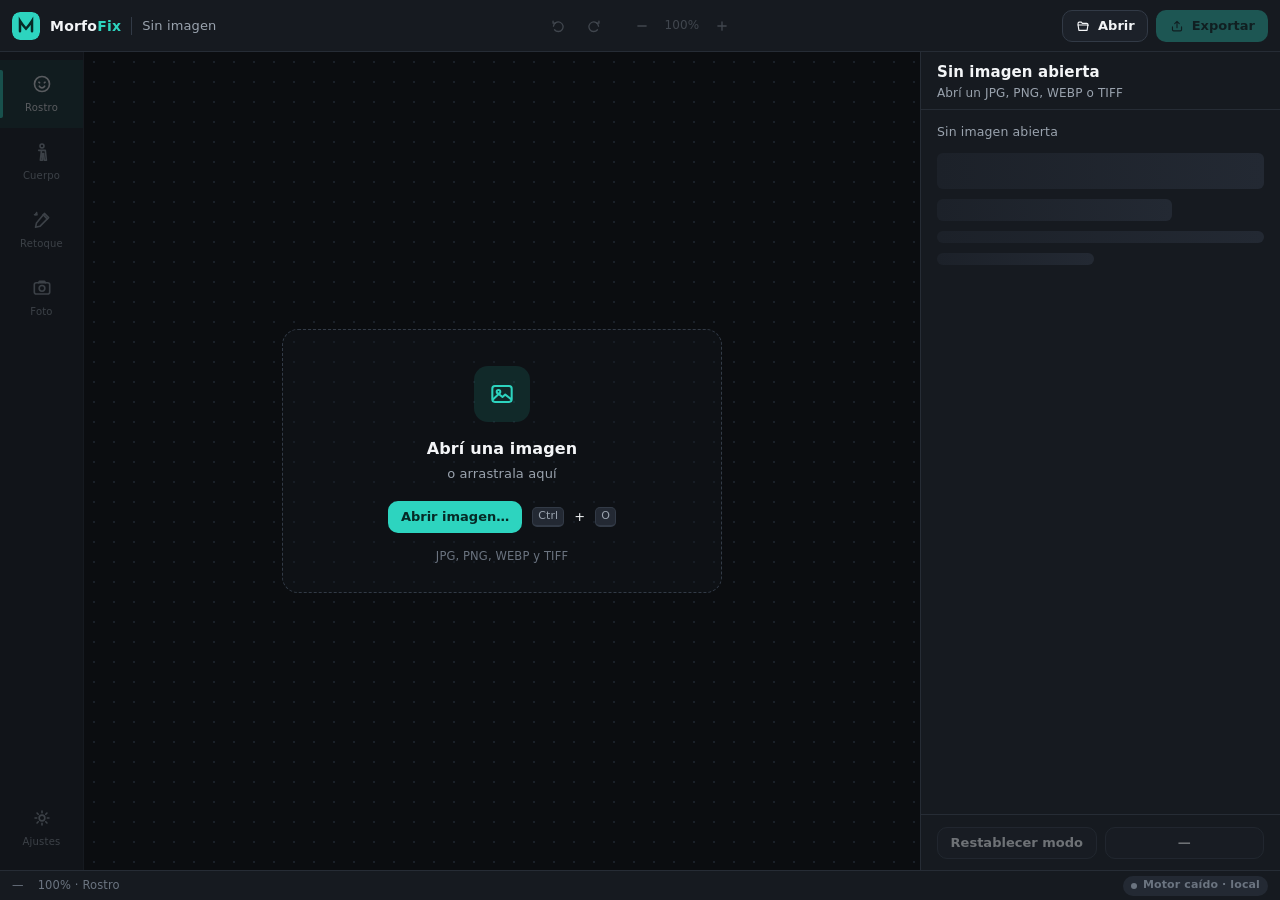
<file: ui/index.html>
<!DOCTYPE html>
<html lang="es">
<head>
  <meta charset="UTF-8" />
  <meta name="viewport" content="width=device-width, initial-scale=1" />
  <title>MorfoFix</title>
  <link rel="icon" href="assets/logo.svg" type="image/svg+xml" />
  <link rel="stylesheet" href="styles/app.css" />
</head>
<body>
  <div id="app" class="app" data-has-image="false" data-mode="rostro" data-view="despues" data-engine="down" data-dirty="false" data-cursor="default">
    <header class="topbar">
      <div class="brand">
        <img class="logo" src="assets/logo.svg" width="28" height="28" alt="" aria-hidden="true" />
        <div class="wordmark">Morfo<span class="fix">Fix</span></div>
        <div class="sep"></div>
        <div class="file-chip">
          <span class="dot" title="Cambios sin exportar"></span>
          <span class="name" data-file-name>Sin imagen</span>
        </div>
      </div>
      <div class="top-center">
        <div class="history">
          <button class="icon-btn needs-image" data-undo type="button" title="Deshacer" disabled>
            <svg class="ico" viewBox="0 0 24 24" fill="none"><path d="M8.2 8.2H5.4V5.4" stroke="currentColor" stroke-width="1.75" stroke-linecap="round" stroke-linejoin="round"/><path d="M6 12.2A6.4 6.4 0 1 1 7.4 17" stroke="currentColor" stroke-width="1.75" stroke-linecap="round"/></svg>
          </button>
          <button class="icon-btn needs-image" data-redo type="button" title="Rehacer" disabled>
            <svg class="ico" viewBox="0 0 24 24" fill="none"><path d="M15.8 8.2h2.8V5.4" stroke="currentColor" stroke-width="1.75" stroke-linecap="round" stroke-linejoin="round"/><path d="M18 12.2A6.4 6.4 0 1 0 16.6 17" stroke="currentColor" stroke-width="1.75" stroke-linecap="round"/></svg>
          </button>
        </div>
        <div class="zoom needs-image">
          <button class="icon-btn" data-zoom-out type="button" title="Alejar" disabled>
            <svg class="ico" viewBox="0 0 24 24" fill="none"><path d="M6.5 12h11" stroke="currentColor" stroke-width="1.8" stroke-linecap="round"/></svg>
          </button>
          <span class="zoom-val" data-zoom>100%</span>
          <button class="icon-btn" data-zoom-in type="button" title="Acercar" disabled>
            <svg class="ico" viewBox="0 0 24 24" fill="none"><path d="M12 6.5v11M6.5 12h11" stroke="currentColor" stroke-width="1.8" stroke-linecap="round"/></svg>
          </button>
        </div>
      </div>
      <div class="top-right">
        <button class="btn btn-ghost" data-open type="button">
          <svg class="ico" viewBox="0 0 24 24" fill="none"><path d="M4.6 10.2V8.1c0-1 .8-1.8 1.8-1.8h3.1l1.5 1.8h6.6c1 0 1.8.8 1.8 1.8v1.3" stroke="currentColor" stroke-width="1.75" stroke-linejoin="round"/><path d="M4.6 10.5h14.8l-1.3 8.1H5.9L4.6 10.5Z" stroke="currentColor" stroke-width="1.75" stroke-linejoin="round"/></svg>
          Abrir
        </button>
        <button class="btn btn-primary needs-image" data-export type="button" disabled>
          <svg class="ico" viewBox="0 0 24 24" fill="none"><path d="M12 14.6V5.2M8.6 8.4 12 5.1l3.4 3.3" stroke="currentColor" stroke-width="1.75" stroke-linecap="round" stroke-linejoin="round"/><path d="M5.2 13.4v4.4c0 .9.7 1.6 1.6 1.6h10.4c.9 0 1.6-.7 1.6-1.6v-4.4" stroke="currentColor" stroke-width="1.75" stroke-linecap="round"/></svg>
          Exportar
        </button>
      </div>
    </header>

    <div class="main">
      <nav class="rail needs-image" aria-label="Modos">
        <button class="rail-item is-on" data-mode-btn="rostro" type="button">
          <svg class="ico" viewBox="0 0 24 24" fill="none"><circle cx="12" cy="12" r="8.2" stroke="currentColor" stroke-width="1.75"/><path d="M8.6 10.1c.35-.02.7.18.78.55M15.4 10.1c-.35-.02-.7.18-.78.55" stroke="currentColor" stroke-width="1.75" stroke-linecap="round"/><path d="M9.1 14.4c.85 1.2 1.9 1.8 2.9 1.8s2.05-.6 2.9-1.8" stroke="currentColor" stroke-width="1.75" stroke-linecap="round"/></svg>
          <span>Rostro</span>
        </button>
        <button class="rail-item" data-mode-btn="cuerpo" type="button">
          <svg class="ico" viewBox="0 0 24 24" fill="none"><circle cx="12" cy="5.4" r="2.15" stroke="currentColor" stroke-width="1.75"/><path d="M8.4 10.2h7.2L16.8 21h-2.3l-.7-7.2h-1.6L12.5 21h-2.3l1.2-10.8H8.4Z" stroke="currentColor" stroke-width="1.75" stroke-linejoin="round"/></svg>
          <span>Cuerpo</span>
        </button>
        <button class="rail-item" data-mode-btn="retoque" type="button">
          <svg class="ico" viewBox="0 0 24 24" fill="none"><path d="M14.6 4.8 19.2 9.4 9.7 18.9 5 19.9l1-4.7 8.6-10.4Z" stroke="currentColor" stroke-width="1.75" stroke-linejoin="round"/><path d="M13.2 6.3 17.7 10.8" stroke="currentColor" stroke-width="1.75"/><path d="M5.2 5.2l1.4 1.1M6.1 3.8l.3 1.7M3.8 6.2l1.7.2" stroke="currentColor" stroke-width="1.7" stroke-linecap="round"/></svg>
          <span>Retoque</span>
        </button>
        <button class="rail-item" data-mode-btn="foto" type="button">
          <svg class="ico" viewBox="0 0 24 24" fill="none"><rect x="3.6" y="6.2" width="16.8" height="12.4" rx="2.2" stroke="currentColor" stroke-width="1.75"/><circle cx="12" cy="12.4" r="3.1" stroke="currentColor" stroke-width="1.75"/><path d="M8.2 6.2 9.3 4.6h5.4l1.1 1.6" stroke="currentColor" stroke-width="1.75" stroke-linejoin="round"/></svg>
          <span>Foto</span>
        </button>
        <div class="rail-spacer"></div>
        <button class="rail-item" data-mode-btn="ajustes" type="button">
          <svg class="ico" viewBox="0 0 24 24" fill="none"><circle cx="12" cy="12" r="3.1" stroke="currentColor" stroke-width="1.75"/><path d="M12 4.4v1.8M12 17.8v1.8M4.4 12h1.8M17.8 12h1.8M6.6 6.6l1.3 1.3M16.1 16.1l1.3 1.3M17.4 6.6l-1.3 1.3M7.9 16.1l-1.3 1.3" stroke="currentColor" stroke-width="1.75" stroke-linecap="round"/></svg>
          <span>Ajustes</span>
        </button>
      </nav>

      <section class="workspace">
        <div class="canvas">
          <div class="empty">
            <div class="dropzone">
              <div class="drop-ico">
                <svg class="ico" viewBox="0 0 24 24" fill="none"><rect x="3.7" y="5.2" width="16.6" height="13.6" rx="2.2" stroke="currentColor" stroke-width="1.75"/><circle cx="9" cy="10.1" r="1.55" stroke="currentColor" stroke-width="1.7"/><path d="M4.4 16.4 9.2 12l3.2 2.6 2.4-2.1 5 3.9" stroke="currentColor" stroke-width="1.75" stroke-linejoin="round"/></svg>
              </div>
              <h1>Abrí una imagen</h1>
              <p>o arrastrala aquí</p>
              <div class="drop-row">
                <button class="btn btn-primary" data-open type="button">Abrir imagen…</button>
                <kbd>Ctrl</kbd>+<kbd>O</kbd>
              </div>
              <div class="formats">JPG, PNG, WEBP y TIFF</div>
            </div>
          </div>

          <div class="stage">
            <div class="photo-stack">
              <img class="photo-after" alt="" />
              <img class="photo-before" alt="" />
            </div>
          </div>

          <div class="overlays">
            <div class="freeze-mask" data-freeze></div>
            <div data-manip></div>
            <div data-badges></div>
            <div class="canvas-tag" data-tag>Zona congelada</div>
          </div>

          <div class="split-bar"><div class="split-handle"></div></div>
          <div class="brush-cursor"></div>
          <div class="spinner" aria-hidden="true"></div>

          <div class="mask-tb" data-mask-tb hidden></div>
          <div class="tool-sheet" data-tool-sheet hidden></div>
          <div class="toolbar">
            <div data-toolbar></div>
            <div class="toolbar-extra" data-toolbar-extra></div>
          </div>
          <div class="hint">Espacio mano · <kbd>\</kbd> antes/después</div>
          <div class="protect-float">
            <button class="toggle is-on" data-protect-toggle type="button" role="switch" aria-checked="true"></button>
            <span>Protección de fondo</span>
          </div>
        </div>
      </section>

      <aside class="panel">
        <div class="panel-head">
          <button class="panel-back" data-panel-back type="button" hidden></button>
          <h2 data-panel-title>Sin imagen abierta</h2>
          <p data-panel-sub>Abrí un JPG, PNG, WEBP o TIFF</p>
        </div>
        <div class="panel-body"></div>
        <div class="panel-foot">
          <button class="btn btn-ghost" data-reset type="button" disabled>Restablecer modo</button>
          <button class="btn btn-ghost" data-secondary type="button" disabled>—</button>
        </div>
      </aside>
    </div>

    <footer class="statusbar">
      <span data-dims>—</span>
      <span data-mode-info>100% · Rostro</span>
      <span class="grow"></span>
      <span class="chip">Local · sin conexión</span>
    </footer>

    <div class="toast" role="status">
      <span class="toast-msg">El motor local no responde</span>
      <button class="btn btn-ghost" data-retry type="button">Reintentar</button>
    </div>
  </div>

  <input id="file-open" type="file" accept="image/jpeg,image/png,image/webp,image/tiff,.jpg,.jpeg,.png,.webp,.tif,.tiff" />
  <script type="module" src="js/controllers/app.js"></script>
</body>
</html>
</file>
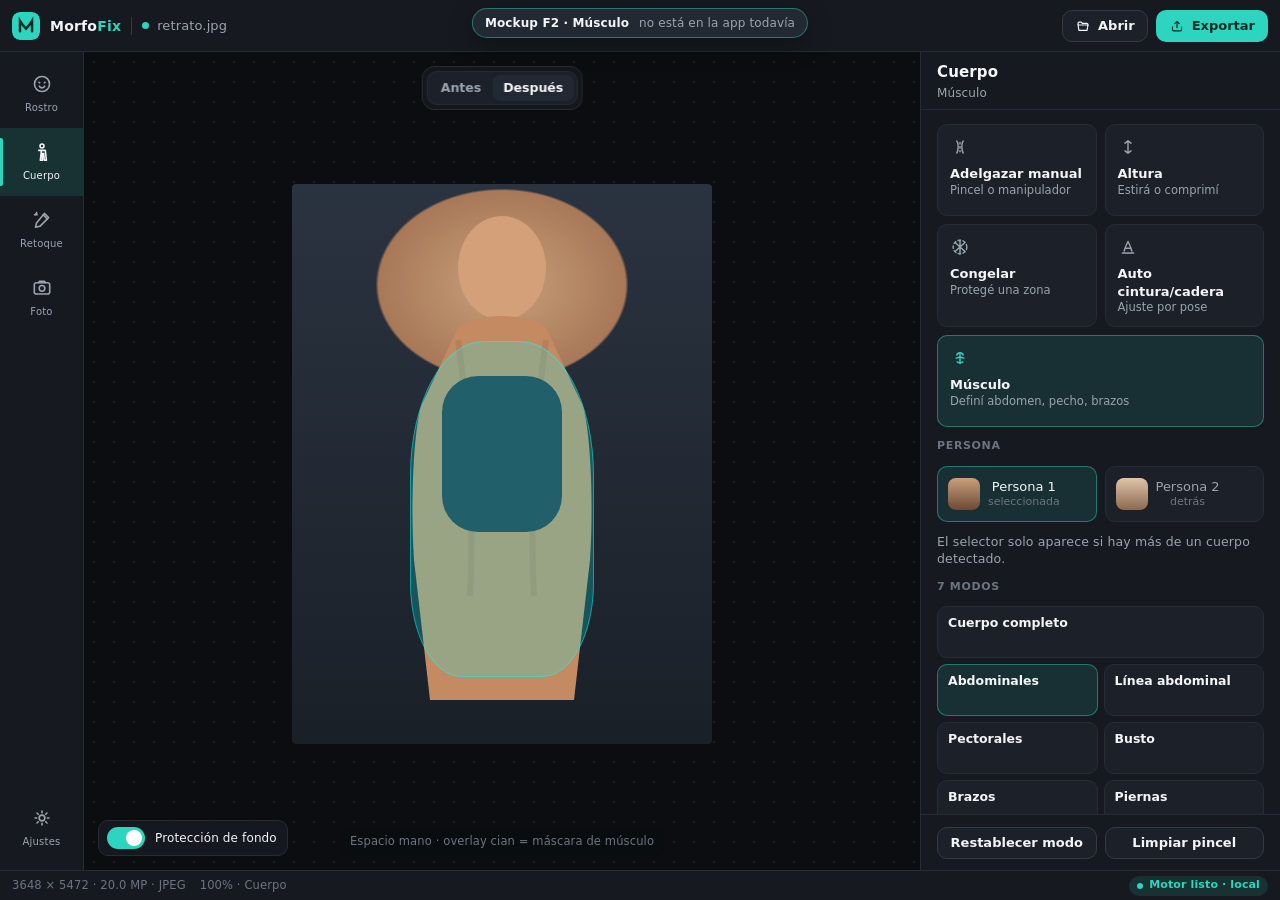
<file: ui/mockups/cuerpo-musculo.html>
<!DOCTYPE html>
<html lang="es">
<head>
  <meta charset="UTF-8" />
  <meta name="viewport" content="width=device-width, initial-scale=1" />
  <title>Mockup — Cuerpo · Músculo</title>
  <link rel="icon" href="../assets/logo.svg" type="image/svg+xml" />
  <link rel="stylesheet" href="../styles/app.css" />
  <style>
    /* Solo mockup: no forma parte de la app hasta que se apruebe. */
    .mock-banner {
      position: fixed;
      top: 8px;
      left: 50%;
      transform: translateX(-50%);
      z-index: 40;
      display: flex;
      align-items: center;
      gap: 10px;
      padding: 6px 12px;
      border-radius: 999px;
      background: var(--panel-3);
      border: 1px solid var(--accent-line);
      color: var(--text);
      font-size: 12px;
      font-weight: 600;
      box-shadow: 0 8px 24px rgba(0, 0, 0, 0.35);
    }
    .mock-banner span {
      color: var(--text-2);
      font-weight: 500;
    }
    .app { padding-top: 0; }
    .fake-photo {
      width: min(420px, 46vw);
      height: min(560px, calc(100vh - 160px));
      border-radius: 4px;
      position: relative;
      overflow: hidden;
      background:
        radial-gradient(ellipse 70% 40% at 50% 18%, #c9a07a 0%, #a87858 42%, transparent 43%),
        linear-gradient(180deg, #2a3340 0%, #1a2028 100%);
    }
    .fake-photo svg { width: 100%; height: 100%; display: block; }
    .muscle-overlay {
      position: absolute;
      inset: 28% 28% 12% 28%;
      border-radius: 40% 40% 28% 28%;
      background: rgba(0, 255, 255, 0.22);
      box-shadow: inset 0 0 0 1px rgba(0, 255, 255, 0.45);
      pointer-events: none;
    }
    .mode-grid {
      display: grid;
      grid-template-columns: 1fr 1fr;
      gap: 6px;
    }
    .mode-card {
      min-height: 52px;
      padding: 8px 10px;
      gap: 4px;
    }
    .mode-card h3 { font-size: 12.5px; }
    .mode-card.span-2 { grid-column: 1 / -1; }
    .warn.is-clothes {
      border-color: rgba(240, 180, 80, 0.45);
      color: #e8c07a;
    }
    .warn.is-clothes .ico { color: #e8c07a; }
    .person-row {
      display: flex;
      gap: 8px;
    }
    .person-row button {
      flex: 1;
      height: 56px;
      border-radius: var(--r-md);
      border: 1px solid var(--border);
      background: var(--panel-2);
      display: flex;
      align-items: center;
      gap: 8px;
      padding: 0 10px;
      color: var(--text-2);
    }
    .person-row button.is-on {
      border-color: var(--accent-line);
      background: var(--accent-tint);
      color: var(--text);
    }
    .person-thumb {
      width: 32px;
      height: 32px;
      border-radius: 8px;
      background: linear-gradient(180deg, #c9a07a, #6b4a36);
      flex: 0 0 auto;
    }
    .person-row button small {
      display: block;
      font-size: 11px;
      color: var(--text-3);
      font-weight: 500;
    }
  </style>
</head>
<body>
  <div class="mock-banner">Mockup F2 · Músculo <span>no está en la app todavía</span></div>
  <div id="app" class="app" data-has-image="true" data-mode="cuerpo" data-view="despues" data-engine="ok" data-dirty="true" data-cursor="brush">
    <header class="topbar">
      <div class="brand">
        <img class="logo" src="../assets/logo.svg" width="28" height="28" alt="" aria-hidden="true" />
        <div class="wordmark">Morfo<span class="fix">Fix</span></div>
        <div class="sep"></div>
        <div class="file-chip">
          <span class="dot" title="Cambios sin exportar"></span>
          <span class="name">retrato.jpg</span>
        </div>
      </div>
      <div class="top-center">
        <div class="history">
          <button class="icon-btn" type="button" title="Deshacer">
            <svg class="ico" viewBox="0 0 24 24" fill="none"><path d="M8.2 8.2H5.4V5.4" stroke="currentColor" stroke-width="1.75" stroke-linecap="round" stroke-linejoin="round"/><path d="M6 12.2A6.4 6.4 0 1 1 7.4 17" stroke="currentColor" stroke-width="1.75" stroke-linecap="round"/></svg>
          </button>
          <button class="icon-btn" type="button" title="Rehacer" disabled>
            <svg class="ico" viewBox="0 0 24 24" fill="none"><path d="M15.8 8.2h2.8V5.4" stroke="currentColor" stroke-width="1.75" stroke-linecap="round" stroke-linejoin="round"/><path d="M18 12.2A6.4 6.4 0 1 0 16.6 17" stroke="currentColor" stroke-width="1.75" stroke-linecap="round"/></svg>
          </button>
        </div>
        <div class="zoom">
          <button class="icon-btn" type="button" title="Alejar">
            <svg class="ico" viewBox="0 0 24 24" fill="none"><path d="M6.5 12h11" stroke="currentColor" stroke-width="1.8" stroke-linecap="round"/></svg>
          </button>
          <span class="zoom-val">100%</span>
          <button class="icon-btn" type="button" title="Acercar">
            <svg class="ico" viewBox="0 0 24 24" fill="none"><path d="M12 6.5v11M6.5 12h11" stroke="currentColor" stroke-width="1.8" stroke-linecap="round"/></svg>
          </button>
        </div>
      </div>
      <div class="top-right">
        <button class="btn btn-ghost" type="button">
          <svg class="ico" viewBox="0 0 24 24" fill="none"><path d="M4.6 10.2V8.1c0-1 .8-1.8 1.8-1.8h3.1l1.5 1.8h6.6c1 0 1.8.8 1.8 1.8v1.3" stroke="currentColor" stroke-width="1.75" stroke-linejoin="round"/><path d="M4.6 10.5h14.8l-1.3 8.1H5.9L4.6 10.5Z" stroke="currentColor" stroke-width="1.75" stroke-linejoin="round"/></svg>
          Abrir
        </button>
        <button class="btn btn-primary" type="button">
          <svg class="ico" viewBox="0 0 24 24" fill="none"><path d="M12 14.6V5.2M8.6 8.4 12 5.1l3.4 3.3" stroke="currentColor" stroke-width="1.75" stroke-linecap="round" stroke-linejoin="round"/><path d="M5.2 13.4v4.4c0 .9.7 1.6 1.6 1.6h10.4c.9 0 1.6-.7 1.6-1.6v-4.4" stroke="currentColor" stroke-width="1.75" stroke-linecap="round"/></svg>
          Exportar
        </button>
      </div>
    </header>

    <div class="main">
      <nav class="rail" aria-label="Modos">
        <button class="rail-item" type="button">
          <svg class="ico" viewBox="0 0 24 24" fill="none"><circle cx="12" cy="12" r="8.2" stroke="currentColor" stroke-width="1.75"/><path d="M8.6 10.1c.35-.02.7.18.78.55M15.4 10.1c-.35-.02-.7.18-.78.55" stroke="currentColor" stroke-width="1.75" stroke-linecap="round"/><path d="M9.1 14.4c.85 1.2 1.9 1.8 2.9 1.8s2.05-.6 2.9-1.8" stroke="currentColor" stroke-width="1.75" stroke-linecap="round"/></svg>
          <span>Rostro</span>
        </button>
        <button class="rail-item is-on" type="button">
          <svg class="ico" viewBox="0 0 24 24" fill="none"><circle cx="12" cy="5.4" r="2.15" stroke="currentColor" stroke-width="1.75"/><path d="M8.4 10.2h7.2L16.8 21h-2.3l-.7-7.2h-1.6L12.5 21h-2.3l1.2-10.8H8.4Z" stroke="currentColor" stroke-width="1.75" stroke-linejoin="round"/></svg>
          <span>Cuerpo</span>
        </button>
        <button class="rail-item" type="button">
          <svg class="ico" viewBox="0 0 24 24" fill="none"><path d="M14.6 4.8 19.2 9.4 9.7 18.9 5 19.9l1-4.7 8.6-10.4Z" stroke="currentColor" stroke-width="1.75" stroke-linejoin="round"/><path d="M13.2 6.3 17.7 10.8" stroke="currentColor" stroke-width="1.75"/><path d="M5.2 5.2l1.4 1.1M6.1 3.8l.3 1.7M3.8 6.2l1.7.2" stroke="currentColor" stroke-width="1.7" stroke-linecap="round"/></svg>
          <span>Retoque</span>
        </button>
        <button class="rail-item" type="button">
          <svg class="ico" viewBox="0 0 24 24" fill="none"><rect x="3.6" y="6.2" width="16.8" height="12.4" rx="2.2" stroke="currentColor" stroke-width="1.75"/><circle cx="12" cy="12.4" r="3.1" stroke="currentColor" stroke-width="1.75"/><path d="M8.2 6.2 9.3 4.6h5.4l1.1 1.6" stroke="currentColor" stroke-width="1.75" stroke-linejoin="round"/></svg>
          <span>Foto</span>
        </button>
        <div class="rail-spacer"></div>
        <button class="rail-item" type="button">
          <svg class="ico" viewBox="0 0 24 24" fill="none"><circle cx="12" cy="12" r="3.1" stroke="currentColor" stroke-width="1.75"/><path d="M12 4.4v1.8M12 17.8v1.8M4.4 12h1.8M17.8 12h1.8M6.6 6.6l1.3 1.3M16.1 16.1l1.3 1.3M17.4 6.6l-1.3 1.3M7.9 16.1l-1.3 1.3" stroke="currentColor" stroke-width="1.75" stroke-linecap="round"/></svg>
          <span>Ajustes</span>
        </button>
      </nav>

      <section class="workspace">
        <div class="canvas">
          <div class="stage">
            <div class="photo-stack">
              <div class="fake-photo" aria-hidden="true">
                <svg viewBox="0 0 200 280" fill="none">
                  <ellipse cx="100" cy="42" rx="22" ry="26" fill="#d4a07a"/>
                  <path d="M78 72c8-8 36-8 44 0l18 38c4 10 6 48 4 78l-8 70H64l-8-70c-2-30 0-68 4-78l18-38Z" fill="#c48a62"/>
                  <path d="M78 78c6 42 8 90 6 128M122 78c-6 42-8 90-6 128" stroke="#a56b48" stroke-width="3" opacity=".35"/>
                  <rect x="70" y="96" width="60" height="78" rx="18" fill="#2a3340"/>
                </svg>
                <div class="muscle-overlay"></div>
              </div>
            </div>
          </div>
          <div class="toolbar">
            <div class="seg">
              <button class="seg-item" type="button">Antes</button>
              <button class="seg-item is-on" type="button">Después</button>
            </div>
          </div>
          <div class="hint">Espacio mano · overlay cian = máscara de músculo</div>
          <div class="protect-float">
            <button class="toggle is-on" type="button" role="switch" aria-checked="true"></button>
            <span>Protección de fondo</span>
          </div>
        </div>
      </section>

      <aside class="panel">
        <div class="panel-head">
          <h2>Cuerpo</h2>
          <p>Músculo</p>
        </div>
        <div class="panel-body">
          <div class="stack">
            <div class="tool-grid">
              <button class="tool-card" type="button">
                <svg class="ico" viewBox="0 0 24 24" fill="none"><path d="M8.2 4.8c2.1 2.6 2.1 11.8 0 14.4M15.8 4.8c-2.1 2.6-2.1 11.8 0 14.4" stroke="currentColor" stroke-width="1.75" stroke-linecap="round"/><path d="M12 6.4v11.2" stroke="currentColor" stroke-width="1.7" stroke-linecap="round" stroke-dasharray="2 3"/></svg>
                <div><h3>Adelgazar manual</h3><p>Pincel o manipulador</p></div>
              </button>
              <button class="tool-card" type="button">
                <svg class="ico" viewBox="0 0 24 24" fill="none"><path d="M12 4.6v14.8M8.4 7.4 12 4.6l3.6 2.8M8.4 16.6 12 19.4l3.6-2.8" stroke="currentColor" stroke-width="1.75" stroke-linecap="round" stroke-linejoin="round"/></svg>
                <div><h3>Altura</h3><p>Estirá o comprimí</p></div>
              </button>
              <button class="tool-card" type="button">
                <svg class="ico" viewBox="0 0 24 24" fill="none"><path d="M12 3.8v16.4M6.4 6.8 12 12l5.6-5.2M6.4 17.2 12 12l5.6 5.2" stroke="currentColor" stroke-width="1.75" stroke-linecap="round"/><circle cx="12" cy="12" r="8.2" stroke="currentColor" stroke-width="1.7" stroke-dasharray="3 3"/></svg>
                <div><h3>Congelar</h3><p>Protegé una zona</p></div>
              </button>
              <button class="tool-card" type="button">
                <svg class="ico" viewBox="0 0 24 24" fill="none"><path d="M7.4 16.8c1.4-4.6 3.1-8.8 4.6-11.4 1.5 2.6 3.2 6.8 4.6 11.4" stroke="currentColor" stroke-width="1.75" stroke-linecap="round"/><path d="M8.6 13.4h6.8" stroke="currentColor" stroke-width="1.75" stroke-linecap="round"/><path d="M5.2 19.2h13.6" stroke="currentColor" stroke-width="1.7" stroke-linecap="round"/></svg>
                <div><h3>Auto cintura/cadera</h3><p>Ajuste por pose</p></div>
              </button>
              <button class="tool-card is-on" type="button" style="grid-column:1/-1">
                <svg class="ico" viewBox="0 0 24 24" fill="none"><path d="M8.2 8.4c.4-1.6 1.6-2.8 3.8-2.8s3.4 1.2 3.8 2.8" stroke="currentColor" stroke-width="1.75" stroke-linecap="round"/><path d="M7.4 12.2c1.6-.8 3.2-1.2 4.6-1.2s3 .4 4.6 1.2" stroke="currentColor" stroke-width="1.75" stroke-linecap="round"/><path d="M8.6 16.6c1.2.8 2.3 1.2 3.4 1.2s2.2-.4 3.4-1.2" stroke="currentColor" stroke-width="1.75" stroke-linecap="round"/><path d="M12 6.2v12.4" stroke="currentColor" stroke-width="1.7" stroke-linecap="round"/></svg>
                <div><h3>Músculo</h3><p>Definí abdomen, pecho, brazos</p></div>
              </button>
            </div>

            <div class="section-label">Persona</div>
            <div class="person-row">
              <button class="is-on" type="button"><span class="person-thumb"></span><span>Persona 1<small>seleccionada</small></span></button>
              <button type="button"><span class="person-thumb" style="background:linear-gradient(180deg,#e0c4a8,#8a6a52)"></span><span>Persona 2<small>detrás</small></span></button>
            </div>
            <p class="muted">El selector solo aparece si hay más de un cuerpo detectado.</p>

            <div class="section-label">7 modos</div>
            <div class="mode-grid" data-modes>
              <button class="tool-card mode-card span-2" type="button" data-mode="full_body"><h3>Cuerpo completo</h3></button>
              <button class="tool-card mode-card is-on" type="button" data-mode="abs"><h3>Abdominales</h3></button>
              <button class="tool-card mode-card" type="button" data-mode="ab_line"><h3>Línea abdominal</h3></button>
              <button class="tool-card mode-card" type="button" data-mode="chest"><h3>Pectorales</h3></button>
              <button class="tool-card mode-card" type="button" data-mode="bust"><h3>Busto</h3></button>
              <button class="tool-card mode-card" type="button" data-mode="arm"><h3>Brazos</h3></button>
              <button class="tool-card mode-card" type="button" data-mode="leg"><h3>Piernas</h3></button>
            </div>

            <div class="slider is-uni">
              <div class="slider-head"><span class="slider-label">Nivel</span><span class="slider-val">3</span></div>
              <div class="slider-hit" role="slider" aria-valuemin="0" aria-valuemax="5" aria-valuenow="3">
                <div class="slider-track">
                  <div class="slider-fill" style="left:0;width:60%"></div>
                  <div class="slider-thumb" style="left:60%"></div>
                </div>
              </div>
              <div class="slider-scale"><span>0</span><span>1</span><span>2</span><span>3</span><span>4</span><span>5</span></div>
            </div>

            <div class="slider is-uni">
              <div class="slider-head"><span class="slider-label">Definición</span><span class="slider-val">50</span></div>
              <div class="slider-hit" role="slider">
                <div class="slider-track">
                  <div class="slider-fill" style="left:0;width:50%"></div>
                  <div class="slider-thumb" style="left:50%"></div>
                </div>
              </div>
            </div>

            <div class="toggle-row">
              <div class="copy"><h3>Volumen</h3><p>Un poco de bulto en pecho, brazos y piernas</p></div>
              <button class="toggle is-on" type="button" role="switch" aria-checked="true"></button>
            </div>
            <div class="toggle-row">
              <div class="copy"><h3>Brillo</h3><p>Destello suave en las crestas</p></div>
              <button class="toggle" type="button" role="switch" aria-checked="false"></button>
            </div>

            <div class="section-label">Pincel</div>
            <div class="seg is-full">
              <button class="seg-item is-on" type="button">Restaurar</button>
              <button class="seg-item" type="button">Borrar</button>
            </div>
            <div class="slider is-uni">
              <div class="slider-head"><span class="slider-label">Tamaño</span><span class="slider-val">36</span></div>
              <div class="slider-hit" role="slider">
                <div class="slider-track">
                  <div class="slider-fill" style="left:0;width:36%"></div>
                  <div class="slider-thumb" style="left:36%"></div>
                </div>
              </div>
            </div>

            <div class="warn is-clothes">
              <svg class="ico" viewBox="0 0 24 24" fill="none"><path d="M12 4.6 20.2 19H3.8L12 4.6Z" stroke="currentColor" stroke-width="1.75" stroke-linejoin="round"/><path d="M12 10.2v4.2M12 16.8v.2" stroke="currentColor" stroke-width="1.8" stroke-linecap="round"/></svg>
              <div>Hay ropa sobre el área. El relieve se va a notar poco.</div>
            </div>
            <p class="muted">Si la pose no es frontal, en vez de esto sale: “Usá una foto frontal con el torso visible (sin ropa holgada, no de espaldas)”.</p>
          </div>
        </div>
        <div class="panel-foot">
          <button class="btn btn-ghost" type="button">Restablecer modo</button>
          <button class="btn btn-ghost" type="button">Limpiar pincel</button>
        </div>
      </aside>
    </div>

    <footer class="statusbar">
      <span>3648 × 5472 · 20.0 MP · JPEG</span>
      <span>100% · Cuerpo</span>
      <span class="grow"></span>
      <span class="chip">Motor listo · local</span>
    </footer>
  </div>
  <script>
    document.querySelectorAll("[data-modes]").forEach((grid) => {
      grid.addEventListener("click", (event) => {
        const card = event.target.closest("[data-mode]");
        if (!card) return;
        document.querySelectorAll("[data-mode]").forEach((el) => el.classList.toggle("is-on", el === card));
      });
    });
    document.querySelectorAll(".toggle").forEach((el) => {
      el.addEventListener("click", () => el.classList.toggle("is-on"));
    });
    document.querySelectorAll(".seg").forEach((seg) => {
      seg.addEventListener("click", (event) => {
        const item = event.target.closest(".seg-item");
        if (!item) return;
        seg.querySelectorAll(".seg-item").forEach((el) => el.classList.toggle("is-on", el === item));
      });
    });
  </script>
</body>
</html>
</file>
<file: ui/styles/app.css>
@import "./tokens.css";

*,
*::before,
*::after {
  box-sizing: border-box;
}

html,
body {
  margin: 0;
  width: 100%;
  height: 100%;
  background: var(--bg);
  color: var(--text);
  font-family: var(--font);
  font-size: 13px;
  line-height: 1.35;
  letter-spacing: 0.01em;
  -webkit-font-smoothing: antialiased;
  user-select: none;
}

button,
input {
  font: inherit;
  color: inherit;
}

button {
  appearance: none;
  background: none;
  border: 0;
  padding: 0;
  cursor: pointer;
}

button:disabled {
  cursor: default;
}

img {
  max-width: 100%;
  display: block;
}

kbd {
  font: inherit;
  font-size: 11px;
  font-variant-numeric: tabular-nums;
  color: var(--text-2);
  background: var(--panel-3);
  border: 1px solid var(--border-strong);
  border-bottom-width: 2px;
  border-radius: 5px;
  padding: 1px 5px;
}

.ico {
  width: 24px;
  height: 24px;
  display: block;
  stroke-linecap: round;
  stroke-linejoin: round;
}

.app {
  width: 100%;
  height: 100%;
  min-width: 1280px;
  min-height: 800px;
  display: grid;
  grid-template-rows: var(--topbar) 1fr var(--status);
  background: var(--bg);
  overflow: hidden;
}

.app[data-has-image="false"] .needs-image {
  opacity: 0.32;
  pointer-events: none;
}

/* ——— Top bar ——— */
.topbar {
  display: grid;
  grid-template-columns: 1fr auto 1fr;
  align-items: center;
  padding: 0 12px;
  background: var(--panel);
  border-bottom: 1px solid var(--border);
  gap: 12px;
}

.brand {
  display: flex;
  align-items: center;
  gap: 10px;
  min-width: 0;
}

.logo {
  width: 28px;
  height: 28px;
  border-radius: 8px;
  display: block;
  flex: 0 0 auto;
}

.wordmark {
  font-size: 14px;
  letter-spacing: 0.2px;
  font-weight: 650;
  line-height: 1;
}

.wordmark .fix {
  color: var(--accent);
}

.sep {
  width: 1px;
  height: 18px;
  background: var(--border-strong);
  flex: 0 0 auto;
}

.file-chip {
  display: flex;
  align-items: center;
  gap: 8px;
  min-width: 0;
  color: var(--text-2);
  font-size: 13px;
}

.file-chip .name {
  overflow: hidden;
  text-overflow: ellipsis;
  white-space: nowrap;
  max-width: 240px;
}

.dot {
  width: 7px;
  height: 7px;
  border-radius: 50%;
  background: var(--accent);
  flex: 0 0 auto;
  display: none;
}

.app[data-dirty="true"] .dot {
  display: block;
}

.history {
  display: flex;
  gap: 4px;
}

.icon-btn {
  width: 32px;
  height: 32px;
  border-radius: var(--r-sm);
  color: var(--text-2);
  display: grid;
  place-items: center;
}

.icon-btn .ico {
  width: 18px;
  height: 18px;
}

.icon-btn:hover:not(:disabled) {
  background: var(--panel-3);
  color: var(--text);
}

.top-center {
  display: flex;
  align-items: center;
  gap: 16px;
}

.zoom {
  display: flex;
  align-items: center;
  gap: 2px;
  color: var(--text-2);
  font-variant-numeric: tabular-nums;
}

.zoom-val {
  min-width: 44px;
  text-align: center;
  font-size: 12px;
}

.top-right {
  display: flex;
  justify-content: flex-end;
  align-items: center;
  gap: 8px;
}

.btn {
  height: 32px;
  padding: 0 12px;
  border-radius: var(--r-md);
  display: inline-flex;
  align-items: center;
  gap: 7px;
  font-size: 13px;
  font-weight: 600;
  border: 1px solid transparent;
}

.btn .ico {
  width: 16px;
  height: 16px;
}

.btn-ghost {
  background: var(--panel-2);
  border-color: var(--border-strong);
  color: var(--text);
}

.btn-ghost:hover:not(:disabled) {
  background: var(--panel-3);
}

.btn-primary {
  background: var(--accent);
  color: var(--ink);
}

.btn-primary:hover:not(:disabled) {
  background: var(--accent-strong);
}

.btn:disabled {
  opacity: 0.4;
}

/* ——— Main ——— */
.main {
  display: grid;
  grid-template-columns: var(--rail) 1fr var(--panel-w);
  min-height: 0;
}

.rail {
  background: var(--panel);
  border-right: 1px solid var(--border);
  display: flex;
  flex-direction: column;
  padding: 8px 0;
}

.rail-item {
  height: 68px;
  width: 100%;
  display: flex;
  flex-direction: column;
  align-items: center;
  justify-content: center;
  gap: 6px;
  color: var(--text-2);
  position: relative;
}

.rail-item .ico {
  width: 22px;
  height: 22px;
}

.rail-item span {
  font-size: 10px;
  letter-spacing: 0.02em;
}

.rail-item:hover {
  color: var(--text);
}

.rail-item.is-on {
  color: var(--text);
  background: var(--accent-tint);
}

.rail-item.is-on::before {
  content: "";
  position: absolute;
  left: 0;
  top: 10px;
  bottom: 10px;
  width: 3px;
  border-radius: 0 2px 2px 0;
  background: var(--accent);
}

.rail-spacer {
  flex: 1;
}

/* ——— Canvas ——— */
.workspace {
  min-width: 0;
  min-height: 0;
  background: var(--bg-canvas);
  position: relative;
  display: grid;
}

.canvas {
  min-width: 0;
  min-height: 0;
  position: relative;
  overflow: hidden;
  background-color: var(--bg-canvas);
  background-image: radial-gradient(circle, #1a2028 1.05px, transparent 1.2px);
  background-size: 20px 20px;
}

.canvas.is-panning {
  cursor: grab;
}

.canvas.is-panning.is-drag {
  cursor: grabbing;
}

.stage {
  position: absolute;
  inset: 0;
  display: grid;
  place-items: center;
  padding: 58px 20px 52px;
  transform-origin: center center;
}

.photo-stack {
  position: relative;
  max-width: 100%;
  max-height: 100%;
}

.photo-stack img {
  max-width: min(100%, calc(100vw - var(--rail) - var(--panel-w) - 48px));
  max-height: calc(100vh - var(--topbar) - var(--status) - 48px);
  object-fit: contain;
  pointer-events: none;
}

.photo-after,
.photo-before {
  display: block;
}

.photo-before {
  position: absolute;
  inset: 0;
  width: 100%;
  height: 100%;
  object-fit: contain;
  clip-path: inset(0 100% 0 0);
}

.app[data-view="antes"] .photo-after {
  opacity: 0;
}

.app[data-view="antes"] .photo-before {
  clip-path: none;
  opacity: 1;
}

.app[data-view="despues"] .photo-before {
  display: none;
}

.split-bar {
  position: absolute;
  top: 0;
  bottom: 0;
  width: 2px;
  background: #fff;
  transform: translateX(-1px);
  cursor: ew-resize;
  display: none;
  z-index: 4;
}

.app[data-view="dividido"] .split-bar {
  display: block;
}

.split-handle {
  position: absolute;
  top: 50%;
  left: 50%;
  width: 18px;
  height: 34px;
  transform: translate(-50%, -50%);
  border-radius: 9px;
  background: var(--accent);
  box-shadow: 0 2px 8px rgba(0, 0, 0, 0.35);
}

.overlays {
  position: absolute;
  inset: 0;
  pointer-events: none;
  z-index: 3;
}

.face-badge {
  position: absolute;
  transform: translate(-50%, -120%);
  pointer-events: auto;
  display: flex;
  align-items: center;
  gap: 6px;
  height: 24px;
  padding: 0 8px 0 4px;
  border-radius: 999px;
  background: rgba(22, 26, 32, 0.92);
  border: 1px solid var(--border-strong);
  color: var(--text-2);
  font-size: 11px;
  font-weight: 600;
}

.face-badge .chip {
  width: 16px;
  height: 16px;
  border-radius: 50%;
  display: grid;
  place-items: center;
  background: var(--panel-3);
  font-size: 10px;
  font-variant-numeric: tabular-nums;
}

.face-badge.is-on {
  color: var(--text);
  border-color: var(--accent-line);
}

.face-badge.is-on .chip {
  background: var(--accent);
  color: var(--ink);
}

.canvas-tag {
  position: absolute;
  pointer-events: none;
  height: 22px;
  padding: 0 8px;
  border-radius: 6px;
  background: rgba(22, 26, 32, 0.92);
  border: 1px solid var(--border-strong);
  color: var(--text);
  font-size: 11px;
  display: flex;
  align-items: center;
  transform: translate(-50%, -140%);
}

[data-freeze],
[data-tag] {
  display: none;
}

.freeze-mask {
  position: absolute;
  pointer-events: none;
  border-radius: 10px;
  border: 1.5px dashed var(--danger);
  background: repeating-linear-gradient(
    -45deg,
    rgba(240, 100, 110, 0.28) 0 7px,
    transparent 7px 14px
  );
}

.manipulator {
  position: absolute;
  pointer-events: auto;
  cursor: move;
  touch-action: none;
  border: 1px solid var(--accent-line);
  border-radius: 18px;
  box-shadow: inset 0 0 0 1px rgba(15, 18, 22, 0.4);
}

.manipulator::before {
  content: "";
  position: absolute;
  inset: 10px;
  border-radius: 12px;
  background:
    linear-gradient(to right, transparent 0, transparent calc(50% - 0.5px), rgba(45, 212, 191, 0.28) calc(50% - 0.5px), rgba(45, 212, 191, 0.28) calc(50% + 0.5px), transparent calc(50% + 0.5px)),
    linear-gradient(to bottom, transparent 0, transparent calc(50% - 0.5px), rgba(45, 212, 191, 0.28) calc(50% - 0.5px), rgba(45, 212, 191, 0.28) calc(50% + 0.5px), transparent calc(50% + 0.5px));
  pointer-events: none;
}

.m-btn {
  position: absolute;
  width: 34px;
  height: 34px;
  border-radius: 50%;
  background: #fff;
  color: #1a1f26;
  box-shadow: 0 4px 14px rgba(0, 0, 0, 0.35);
  display: grid;
  place-items: center;
  font-size: 13px;
  font-weight: 700;
  pointer-events: auto;
}

.m-btn.is-on {
  background: var(--accent);
  color: var(--ink);
}

.m-l { left: 0; top: 50%; transform: translate(-50%, -50%); }
.m-r { right: 0; top: 50%; transform: translate(50%, -50%); }
.m-t { top: 0; left: 50%; transform: translate(-50%, -50%); }
.m-b { bottom: 0; left: 50%; transform: translate(-50%, 50%); }
.m-c { left: 50%; top: 50%; transform: translate(-50%, -50%); width: 16px; height: 16px; cursor: move; }
.m-rot { right: -8px; top: -8px; }

.brush-cursor {
  position: absolute;
  pointer-events: none;
  border-radius: 50%;
  border: 1.5px solid #fff;
  box-shadow: 0 0 0 1px rgba(0, 0, 0, 0.35);
  display: none;
  z-index: 6;
}

.brush-cursor::after {
  content: "";
  position: absolute;
  inset: -5px;
  border-radius: 50%;
  border: 1.5px dashed var(--accent);
}

.app[data-cursor="brush"] .brush-cursor {
  display: block;
}

.toolbar {
  position: absolute;
  top: 14px;
  left: 50%;
  transform: translateX(-50%);
  z-index: 5;
  display: flex;
  align-items: center;
  gap: 8px;
  padding: 4px;
  background: rgba(22, 26, 32, 0.92);
  border: 1px solid var(--border);
  border-radius: 12px;
  backdrop-filter: blur(10px);
}

.toolbar-extra {
  display: flex;
  align-items: center;
  gap: 6px;
  padding-left: 4px;
  margin-left: 2px;
  border-left: 1px solid var(--border);
}

.hint {
  position: absolute;
  left: 50%;
  bottom: 14px;
  transform: translateX(-50%);
  z-index: 5;
  color: var(--text-3);
  font-size: 11.5px;
  display: flex;
  align-items: center;
  gap: 8px;
  padding: 6px 10px;
  background: rgba(11, 13, 16, 0.72);
  border-radius: 8px;
}

.protect-float {
  position: absolute;
  left: 14px;
  bottom: 14px;
  z-index: 5;
  display: none;
  align-items: center;
  gap: 10px;
  height: 36px;
  padding: 0 10px 0 8px;
  background: rgba(22, 26, 32, 0.92);
  border: 1px solid var(--border);
  border-radius: 10px;
  color: var(--text);
  font-size: 12px;
}

.app[data-mode="cuerpo"][data-has-image="true"] .protect-float {
  display: flex;
}
.app[data-tool="musculo"] .protect-float {
  display: none;
}

.spinner {
  position: absolute;
  top: 16px;
  right: 16px;
  width: 16px;
  height: 16px;
  border: 2px solid var(--accent-tint);
  border-top-color: var(--accent);
  border-radius: 50%;
  animation: spin 0.7s linear infinite;
  display: none;
  z-index: 6;
}

.app[data-engine="processing"] .spinner {
  display: block;
}

@keyframes spin {
  to { transform: rotate(360deg); }
}

.empty {
  position: absolute;
  inset: 0;
  display: none;
  place-items: center;
  z-index: 2;
}

.app[data-has-image="false"] .empty {
  display: grid;
}

.app[data-has-image="false"] .toolbar,
.app[data-has-image="false"] .hint,
.app[data-has-image="false"] .stage {
  display: none;
}

.dropzone {
  width: min(440px, 78%);
  padding: 36px 28px 28px;
  border: 1.5px dashed var(--border-strong);
  border-radius: 16px;
  text-align: center;
  background: rgba(22, 26, 32, 0.35);
}

.dropzone.is-over {
  border-color: var(--accent-line);
  background: var(--accent-tint);
}

.drop-ico {
  width: 56px;
  height: 56px;
  margin: 0 auto 16px;
  border-radius: 14px;
  background: var(--accent-tint);
  color: var(--accent);
  display: grid;
  place-items: center;
}

.drop-ico .ico {
  width: 28px;
  height: 28px;
}

.dropzone h1 {
  margin: 0 0 6px;
  font-size: 16px;
  font-weight: 650;
}

.dropzone p {
  margin: 0 0 18px;
  color: var(--text-2);
}

.drop-row {
  display: flex;
  justify-content: center;
  align-items: center;
  gap: 10px;
}

.formats {
  margin-top: 16px;
  color: var(--text-3);
  font-size: 11.5px;
}

/* ——— Panel ——— */
.panel {
  background: var(--panel);
  border-left: 1px solid var(--border);
  display: grid;
  grid-template-rows: 58px 1fr 56px;
  min-height: 0;
}

.panel-head {
  padding: 12px 16px 10px;
  border-bottom: 1px solid var(--border);
  display: flex;
  flex-direction: column;
  justify-content: center;
  gap: 2px;
  min-width: 0;
}

.panel-head h2 {
  margin: 0;
  font-size: 15px;
  font-weight: 650;
}

.panel-head p {
  margin: 0;
  color: var(--text-2);
  font-size: 12px;
}

.panel-body {
  overflow: auto;
  padding: 14px 16px 20px;
  display: flex;
  flex-direction: column;
  gap: 14px;
}

.panel-foot {
  border-top: 1px solid var(--border);
  padding: 10px 16px;
  display: flex;
  align-items: center;
  gap: 8px;
}

.panel-foot .btn {
  flex: 1;
  justify-content: center;
}

.section-label {
  font-size: 11px;
  color: var(--text-3);
  letter-spacing: 0.06em;
  text-transform: uppercase;
  font-weight: 600;
}

.stack {
  display: flex;
  flex-direction: column;
  gap: 12px;
}

.face-nav {
  display: flex;
  align-items: center;
  justify-content: space-between;
  background: var(--panel-2);
  border: 1px solid var(--border);
  border-radius: var(--r-md);
  height: 36px;
  padding: 0 4px;
}

.face-nav span {
  font-size: 12.5px;
  font-variant-numeric: tabular-nums;
}

.warn {
  display: flex;
  gap: 8px;
  padding: 10px 12px;
  border-radius: var(--r-md);
  background: var(--panel-2);
  border: 1px solid var(--border);
  color: var(--text-2);
  font-size: 12.5px;
}

.warn .ico {
  width: 16px;
  height: 16px;
  color: var(--text-3);
  flex: 0 0 auto;
  margin-top: 1px;
}

.skeleton {
  display: flex;
  flex-direction: column;
  gap: 10px;
}

.sk {
  height: 12px;
  border-radius: 6px;
  background: linear-gradient(90deg, var(--panel-2), var(--panel-3), var(--panel-2));
  background-size: 200% 100%;
  animation: shimmer 1.4s ease infinite;
}

.sk.lg { height: 36px; }
.sk.md { height: 22px; width: 72%; }
.sk.sm { width: 48%; }

@keyframes shimmer {
  0% { background-position: 100% 0; }
  100% { background-position: -100% 0; }
}

.muted {
  color: var(--text-2);
  font-size: 12.5px;
  margin: 0;
}

/* ——— Components ——— */
.seg {
  display: flex;
  background: var(--panel-2);
  border: 1px solid var(--border);
  border-radius: var(--r-md);
  padding: 3px;
  gap: 2px;
}

.seg.is-full {
  width: 100%;
}

.seg-item {
  height: 26px;
  padding: 0 10px;
  border-radius: 8px;
  color: var(--text-2);
  font-size: 12.5px;
  font-weight: 550;
  white-space: nowrap;
}

.seg.is-full .seg-item {
  flex: 1;
}

.seg-item.is-on {
  background: var(--panel-3);
  color: var(--text);
}

.tool-grid {
  display: grid;
  grid-template-columns: 1fr 1fr;
  gap: 8px;
}

.tool-card {
  background: var(--panel-2);
  border: 1px solid var(--border);
  border-radius: var(--r-md);
  padding: 12px 12px 11px;
  min-height: 92px;
  text-align: left;
  display: flex;
  flex-direction: column;
  gap: 8px;
  color: var(--text);
}

.tool-card .ico {
  width: 20px;
  height: 20px;
  color: var(--text-2);
}

.tool-card h3 {
  margin: 0;
  font-size: 13px;
  font-weight: 600;
}

.tool-card p {
  margin: 0;
  font-size: 11.5px;
  color: var(--text-2);
  line-height: 1.3;
}

.tool-card.is-on {
  border-color: var(--accent-line);
  background: var(--accent-tint);
}

.tool-card.is-on .ico {
  color: var(--accent);
}

.toggle {
  width: 38px;
  height: 22px;
  border-radius: 11px;
  background: var(--toggle-off);
  position: relative;
  flex: 0 0 auto;
}

.toggle::after {
  content: "";
  position: absolute;
  width: 16px;
  height: 16px;
  border-radius: 50%;
  background: #fff;
  top: 3px;
  left: 3px;
  transition: transform 0.15s ease;
}

.toggle.is-on {
  background: var(--accent);
}

.toggle.is-on::after {
  transform: translateX(16px);
}

.toggle-row {
  display: flex;
  align-items: center;
  gap: 12px;
  padding: 8px 0;
}

.toggle-row .copy {
  flex: 1;
  min-width: 0;
}

.toggle-row h3 {
  margin: 0;
  font-size: 13px;
  font-weight: 600;
}

.toggle-row p {
  margin: 2px 0 0;
  font-size: 11.5px;
  color: var(--text-2);
  opacity: 0.6;
}

.slider {
  display: flex;
  flex-direction: column;
  gap: 4px;
}

.slider.is-disabled {
  opacity: 0.38;
  pointer-events: none;
}

.slider-head {
  display: flex;
  align-items: center;
  justify-content: space-between;
  gap: 8px;
}

.slider-label {
  font-size: 13px;
  font-weight: 550;
}

.slider.is-secondary .slider-label {
  color: var(--text-2);
  font-weight: 500;
}

.slider-val {
  min-width: 44px;
  height: 22px;
  padding: 0 6px;
  border-radius: var(--r-sm);
  background: var(--panel-3);
  border: 1px solid var(--border);
  display: grid;
  place-items: center;
  font-size: 12px;
  font-variant-numeric: tabular-nums;
  color: var(--text-2);
}

.slider-val.is-pos {
  color: var(--accent);
}

.slider-hit {
  height: 28px;
  display: grid;
  align-items: center;
  cursor: pointer;
  outline: none;
}

.slider-track {
  position: relative;
  height: 10px;
  border-radius: 999px;
  background: var(--track);
}

.slider-zero {
  position: absolute;
  left: 50%;
  top: -3px;
  bottom: -3px;
  width: 1px;
  background: var(--border-strong);
}

.slider.is-uni .slider-zero {
  display: none;
}

.slider-fill {
  position: absolute;
  top: 0;
  bottom: 0;
  border-radius: inherit;
  background: var(--accent);
}

.slider.is-secondary .slider-fill {
  background: rgba(45, 212, 191, 0.38);
}

.slider-thumb {
  position: absolute;
  top: 50%;
  width: 24px;
  height: 24px;
  border-radius: 50%;
  background: #fff;
  border: 2px solid var(--accent);
  transform: translate(-50%, -50%);
  box-shadow: 0 1px 4px rgba(0, 0, 0, 0.28);
  pointer-events: none;
}

.slider.is-secondary .slider-thumb {
  width: 22px;
  height: 22px;
}

.slider-scale {
  display: flex;
  justify-content: space-between;
  font-size: 10px;
  color: var(--text-3);
  font-variant-numeric: tabular-nums;
  padding: 0 2px;
}

.more {
  border: 1px solid var(--border);
  border-radius: var(--r-md);
  background: var(--panel-2);
  overflow: hidden;
}

.more-sum {
  width: 100%;
  height: 36px;
  padding: 0 12px;
  display: flex;
  align-items: center;
  justify-content: space-between;
  color: var(--text-2);
  font-size: 12.5px;
  font-weight: 550;
}

.more-sum .ico {
  width: 16px;
  height: 16px;
  transition: transform 0.15s ease;
}

.more.is-open .more-sum .ico {
  transform: rotate(180deg);
}

.more-body {
  display: none;
  padding: 4px 12px 14px;
  flex-direction: column;
  gap: 12px;
}

.more.is-open .more-body {
  display: flex;
}

/* ——— Status ——— */
.statusbar {
  background: var(--panel);
  border-top: 1px solid var(--border);
  display: flex;
  align-items: center;
  padding: 0 12px;
  gap: 14px;
  color: var(--text-3);
  font-size: 11.5px;
  font-variant-numeric: tabular-nums;
}

.statusbar .grow {
  flex: 1;
}

.chip {
  height: 20px;
  padding: 0 8px;
  border-radius: 999px;
  display: inline-flex;
  align-items: center;
  gap: 6px;
  background: var(--accent-tint);
  color: var(--accent);
  font-size: 11px;
  font-weight: 600;
}

.chip::before {
  content: "";
  width: 6px;
  height: 6px;
  border-radius: 50%;
  background: currentColor;
}

.app[data-engine="down"] .chip {
  background: var(--panel-3);
  color: var(--text-3);
}

/* ——— Toast ——— */
.toast {
  position: fixed;
  right: 16px;
  bottom: 46px;
  z-index: 20;
  display: none;
  align-items: center;
  gap: 12px;
  padding: 10px 12px 10px 14px;
  background: var(--panel);
  border: 1px solid var(--border-strong);
  border-radius: var(--r-lg);
  box-shadow: 0 10px 30px rgba(0, 0, 0, 0.35);
  font-size: 13px;
}

.toast.is-on {
  display: flex;
}

.toast-msg {
  color: var(--text);
}

#file-open {
  display: none;
}

/* ---- Cuerpo: congelar (máscara real) ---- */
.freeze-svg {
  position: absolute;
  pointer-events: none;
  overflow: visible;
  display: none;
}
.freeze-svg .fz-fill { fill: rgba(56, 189, 248, 0.38); }
.freeze-svg .fz-outline {
  fill: none;
  stroke: #38bdf8;
  stroke-width: 1.5;
  stroke-dasharray: 6 4;
}
.freeze-svg .fz-outline.is-erase { stroke: var(--danger); }
.freeze-svg .fz-handle { fill: #fff; stroke: #0b1220; stroke-width: 1; }

/* ---- Cuerpo: líneas de altura (FixPlus) ---- */
.height-svg {
  position: absolute;
  overflow: visible;
  display: none;
  pointer-events: auto;
  z-index: 4;
}
.height-svg .h-band {
  fill: rgba(45, 212, 191, 0.06);
  pointer-events: none;
}
.height-svg .h-stroke {
  stroke: #fff;
  stroke-width: 1.5;
  filter: drop-shadow(0 0 1px rgba(0, 0, 0, 0.65));
}
.height-svg .h-hit {
  fill: transparent;
  cursor: ns-resize;
}
.height-svg .h-handle circle {
  fill: #fff;
}
.height-svg .h-handle path {
  fill: none;
  stroke: #111;
  stroke-width: 2.2;
  stroke-linecap: round;
  stroke-linejoin: round;
}
.height-svg .h-line:hover .h-handle circle,
.height-svg .h-line:focus .h-handle circle,
.height-svg .h-line:focus-visible .h-handle circle {
  stroke: var(--accent);
  stroke-width: 2;
}

/* ---- Manipulador: esquina para redimensionar ---- */
.m-size {
  position: absolute;
  right: -7px;
  bottom: -7px;
  width: 14px;
  height: 14px;
  border-radius: 3px;
  background: #fff;
  border: 2px solid var(--accent);
  cursor: nwse-resize;
  pointer-events: auto;
}

.tool-groups {
  display: flex;
  flex-direction: column;
  gap: 14px;
}
.tool-group-label,
.mode-group-label,
.persons-head,
.steps-meta {
  display: flex;
  justify-content: space-between;
  color: var(--text-2);
  font-size: 11px;
  letter-spacing: 0.04em;
  text-transform: uppercase;
  font-weight: 600;
}
.tool-card h3 {
  display: flex;
  align-items: center;
  gap: 6px;
}
.v2-badge {
  font-size: 9px;
  letter-spacing: 0.04em;
  text-transform: uppercase;
  color: var(--ink);
  background: var(--accent);
  border-radius: 4px;
  padding: 1px 4px;
  font-weight: 700;
}
.tool-card.is-remote,
.tool-card:disabled {
  opacity: 0.45;
}
.panel-back {
  display: flex;
  align-items: center;
  gap: 2px;
  color: var(--text-2);
  font-size: 12px;
  margin: 0 0 4px;
}
.panel-back .ico {
  width: 16px;
  height: 16px;
}
.panel-back[hidden] { display: none; }
.persons-row {
  display: flex;
  gap: 8px;
  flex-wrap: wrap;
}
.person-chip {
  display: flex;
  align-items: center;
  gap: 8px;
  padding: 6px 10px;
  border-radius: 999px;
  background: var(--panel-2);
  border: 1px solid var(--border);
  color: var(--text);
}
.person-chip.is-on {
  border-color: var(--accent-line);
  background: var(--accent-tint);
}
.person-n {
  width: 18px;
  height: 18px;
  border-radius: 50%;
  display: grid;
  place-items: center;
  background: var(--accent);
  color: var(--ink);
  font-size: 11px;
  font-weight: 700;
}
.mode-cards { display: flex; flex-direction: column; gap: 12px; }
.mode-row {
  display: grid;
  grid-template-columns: 1fr 1fr 1fr 1fr;
  gap: 8px;
}
.mode-row.is-all { grid-template-columns: 1fr; }
.mode-row.is-3 { grid-template-columns: 1fr 1fr 1fr; }
.mcard {
  display: flex;
  flex-direction: column;
  align-items: center;
  gap: 6px;
  padding: 10px 6px 8px;
  border-radius: var(--r-md);
  background: var(--panel-2);
  border: 1px solid var(--border);
  color: var(--text-2);
  font-size: 11px;
  text-align: center;
}
.mcard .ico { width: 22px; height: 22px; }
.mcard.is-on {
  border-color: var(--accent-line);
  background: var(--accent-tint);
  color: var(--accent);
}
.steps {
  display: flex;
  justify-content: space-between;
  gap: 6px;
}
.step {
  flex: 1;
  height: 36px;
  border-radius: 999px;
  border: 1px solid var(--border);
  background: var(--panel-2);
  color: var(--text-2);
  font-size: 12px;
}
.step.is-on {
  background: var(--accent);
  border-color: var(--accent);
  color: var(--ink);
  font-weight: 700;
}
.panel-alert {
  padding: 10px 12px;
  border-radius: var(--r-md);
  background: rgba(240, 100, 110, 0.12);
  border: 1px solid rgba(240, 100, 110, 0.35);
  color: #fecaca;
  font-size: 12px;
}
.chips {
  display: flex;
  flex-wrap: wrap;
  gap: 6px;
}
.chip-warn {
  font-size: 11px;
  padding: 3px 8px;
  border-radius: 999px;
  background: rgba(45, 212, 191, 0.12);
  border: 1px solid var(--accent-line);
  color: var(--accent);
}
.mask-tb {
  position: absolute;
  left: 12px;
  top: 50%;
  transform: translateY(-50%);
  z-index: 6;
  display: flex;
  flex-direction: column;
  gap: 4px;
  padding: 8px 6px;
  background: rgba(22, 26, 32, 0.94);
  border: 1px solid var(--border);
  border-radius: 14px;
  width: 72px;
  align-items: center;
}
.mask-tb[hidden] { display: none; }
.mask-tb button {
  display: flex;
  flex-direction: column;
  align-items: center;
  gap: 2px;
  width: 100%;
  padding: 6px 4px;
  border-radius: 10px;
  color: var(--text-2);
  font-size: 10px;
}
.mask-tb button .ico { width: 18px; height: 18px; }
.mask-tb button.is-on {
  background: var(--accent-tint);
  color: var(--accent);
}
.mask-size {
  display: flex;
  flex-direction: column;
  align-items: center;
  gap: 6px;
  color: var(--text-2);
  font-size: 10px;
  padding: 6px 0;
}
.mask-size input[type="range"] {
  writing-mode: vertical-lr;
  direction: rtl;
  width: 18px;
  height: 72px;
  accent-color: var(--accent);
}
.muscle-svg {
  position: absolute;
  pointer-events: none;
  overflow: visible;
  display: none;
}
.muscle-svg .ms-fill { fill: rgba(45, 212, 191, 0.4); }
.mask-chip {
  position: absolute;
  transform: translate(-50%, -50%);
  padding: 4px 8px;
  border-radius: 8px;
  background: rgba(22, 26, 32, 0.9);
  border: 1px solid var(--accent-line);
  color: var(--accent);
  font-size: 11px;
  pointer-events: none;
}

.tool-sheet {
  position: absolute;
  left: 50%;
  bottom: 18px;
  transform: translateX(-50%);
  z-index: 8;
  width: min(520px, calc(100% - 48px));
  padding: 12px 16px 10px;
  border-radius: 16px;
  background: rgba(18, 22, 28, 0.94);
  border: 1px solid var(--border);
  pointer-events: auto;
}
.tool-sheet[hidden] { display: none; }
.tool-sheet-slider .slider { max-width: 460px; margin: 0 auto; }
.tool-sheet-slider .slider-label { display: none; }
.tool-sheet-bar {
  display: grid;
  grid-template-columns: 36px 1fr 36px;
  align-items: center;
  margin-top: 8px;
}
.tool-sheet-mid {
  display: flex;
  align-items: center;
  justify-content: center;
  gap: 8px;
  color: var(--text);
  font-weight: 600;
}
.tool-sheet-x,
.tool-sheet-ok,
.tool-sheet-help {
  width: 32px;
  height: 32px;
  border-radius: 50%;
  display: grid;
  place-items: center;
  background: var(--panel-2);
  border: 1px solid var(--border);
  color: var(--text);
}
.tool-sheet-help {
  width: 18px;
  height: 18px;
  font-size: 11px;
  font-weight: 700;
}
.tool-sheet-ok { color: var(--accent); border-color: var(--accent-line); }
.tool-sheet-pop {
  position: absolute;
  left: 50%;
  bottom: calc(100% + 8px);
  transform: translateX(-50%);
  width: min(320px, 80vw);
  padding: 10px 12px;
  border-radius: 10px;
  background: var(--panel-2);
  border: 1px solid var(--border);
  color: var(--text-2);
  font-size: 12px;
}

.arm-svg {
  position: absolute;
  overflow: visible;
  pointer-events: auto;
  z-index: 4;
}
.arm-svg .arm-axis,
.arm-svg .arm-arc {
  fill: none;
  stroke: #fff;
  stroke-width: 1.5;
  filter: drop-shadow(0 0 1px rgba(0, 0, 0, 0.65));
}
.arm-svg .arm-hit { fill: #fff; cursor: move; }
.arm-svg .arm-handle circle { fill: #fff; }
.arm-svg .arm-handle path {
  fill: none;
  stroke: #111;
  stroke-width: 2.2;
  stroke-linecap: round;
  stroke-linejoin: round;
}
.arm-modes {
  display: flex;
  gap: 6px;
  overflow-x: auto;
  align-items: stretch;
}
.arm-mode {
  position: relative;
  flex: 1;
  min-width: 58px;
  display: flex;
  flex-direction: column;
  align-items: center;
  gap: 4px;
  padding: 8px 6px;
  border-radius: var(--r-md);
  background: var(--panel-2);
  border: 1px solid var(--border);
  color: var(--text-2);
  font-size: 11px;
}
.arm-mode .ico { width: 18px; height: 18px; }
.arm-mode.is-on {
  color: var(--accent);
  border-color: var(--accent-line);
  background: var(--accent-tint);
}
.arm-mode[aria-disabled="true"] { opacity: 0.32; pointer-events: none; }
.arm-sep {
  width: 1px;
  background: var(--border-strong);
  margin: 4px 2px;
  flex: 0 0 1px;
}
.arm-dot {
  width: 6px;
  height: 6px;
  border-radius: 50%;
  background: var(--accent);
}
</file>
